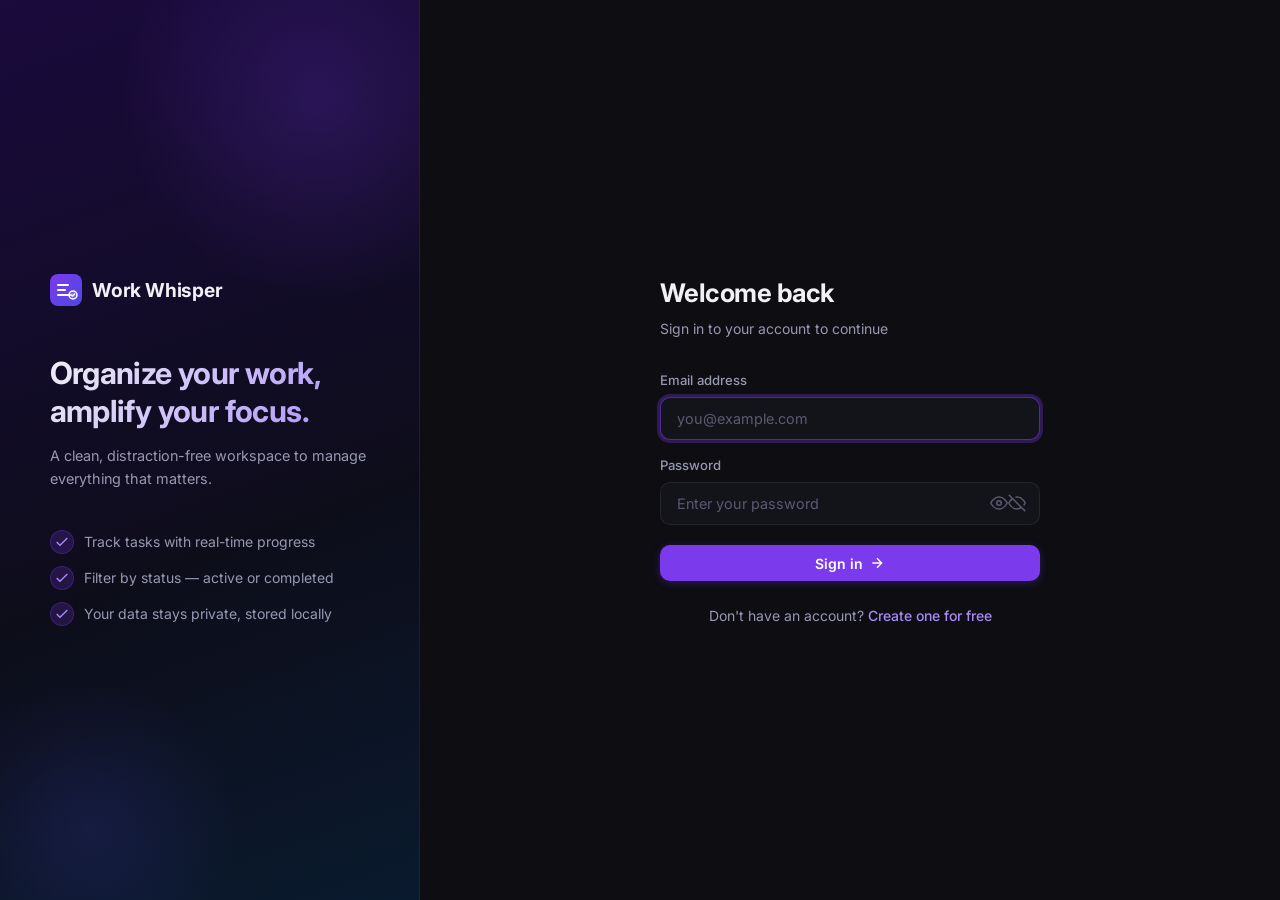
<file: index.html>
<!DOCTYPE html>
<html lang="en">
<head>
  <meta charset="UTF-8">
  <meta name="viewport" content="width=device-width, initial-scale=1.0">
  <meta name="description" content="Work Whisper — your personal task management dashboard">
  <title>Work Whisper — Dashboard</title>
  <link rel="preconnect" href="https://fonts.googleapis.com">
  <link rel="preconnect" href="https://fonts.gstatic.com" crossorigin>
  <link href="https://fonts.googleapis.com/css2?family=Inter:wght@300;400;500;600;700&display=swap" rel="stylesheet">
  <link rel="stylesheet" href="css/style.css">
</head>
<body class="app-body">

  <!-- Sidebar -->
  <aside class="sidebar" id="sidebar">
    <div class="sidebar-header">
      <div class="sidebar-logo">
        <svg width="28" height="28" viewBox="0 0 32 32" fill="none" aria-hidden="true">
          <rect width="32" height="32" rx="8" fill="url(#sidebarLogoGrad)"/>
          <path d="M8 11h10M8 16h7M8 21h12" stroke="white" stroke-width="2" stroke-linecap="round"/>
          <circle cx="23" cy="21" r="4" fill="white" fill-opacity="0.2" stroke="white" stroke-width="1.5"/>
          <path d="M21.5 21l1 1 2-2" stroke="white" stroke-width="1.5" stroke-linecap="round" stroke-linejoin="round"/>
          <defs>
            <linearGradient id="sidebarLogoGrad" x1="0" y1="0" x2="32" y2="32" gradientUnits="userSpaceOnUse">
              <stop stop-color="#7c3aed"/><stop offset="1" stop-color="#4f46e5"/>
            </linearGradient>
          </defs>
        </svg>
        <span>Work Whisper</span>
      </div>
      <button type="button" class="sidebar-close" id="sidebar-close" aria-label="Close sidebar">
        <svg width="20" height="20" viewBox="0 0 24 24" fill="none" stroke="currentColor" stroke-width="2" aria-hidden="true">
          <line x1="18" y1="6" x2="6" y2="18"/><line x1="6" y1="6" x2="18" y2="18"/>
        </svg>
      </button>
    </div>

    <nav class="sidebar-nav" aria-label="Task filters">
      <p class="sidebar-section-label">Views</p>
      <button type="button" class="sidebar-nav-item active" data-filter="all" aria-current="page">
        <svg width="16" height="16" viewBox="0 0 24 24" fill="none" stroke="currentColor" stroke-width="2" aria-hidden="true"><rect x="3" y="3" width="7" height="7"/><rect x="14" y="3" width="7" height="7"/><rect x="14" y="14" width="7" height="7"/><rect x="3" y="14" width="7" height="7"/></svg>
        All Tasks
        <span class="nav-badge" id="badge-all">0</span>
      </button>
      <button type="button" class="sidebar-nav-item" data-filter="active">
        <svg width="16" height="16" viewBox="0 0 24 24" fill="none" stroke="currentColor" stroke-width="2" aria-hidden="true"><circle cx="12" cy="12" r="10"/><polyline points="12 6 12 12 16 14"/></svg>
        Active
        <span class="nav-badge" id="badge-active">0</span>
      </button>
      <button type="button" class="sidebar-nav-item" data-filter="completed">
        <svg width="16" height="16" viewBox="0 0 24 24" fill="none" stroke="currentColor" stroke-width="2" aria-hidden="true"><polyline points="20 6 9 17 4 12"/></svg>
        Completed
        <span class="nav-badge" id="badge-completed">0</span>
      </button>
    </nav>

    <div class="sidebar-priority-filter">
      <p class="sidebar-section-label">Priority</p>
      <button type="button" class="sidebar-nav-item" data-priority="high">
        <span class="priority-dot priority-dot--high"></span> High
      </button>
      <button type="button" class="sidebar-nav-item" data-priority="medium">
        <span class="priority-dot priority-dot--medium"></span> Medium
      </button>
      <button type="button" class="sidebar-nav-item" data-priority="low">
        <span class="priority-dot priority-dot--low"></span> Low
      </button>
    </div>

    <div class="sidebar-progress" id="sidebar-progress" hidden>
      <p class="sidebar-section-label">Progress</p>
      <div class="progress-card">
        <div class="progress-bar-wrap">
          <div class="progress-bar-fill" id="progress-bar-fill"></div>
        </div>
        <div class="progress-labels">
          <span id="progress-label-done">0 done</span>
          <span id="progress-label-pct">0%</span>
        </div>
      </div>
    </div>

    <div class="sidebar-footer">
      <div class="sidebar-user" id="sidebar-user">
        <span class="sidebar-avatar" id="user-avatar" aria-hidden="true">?</span>
        <div class="sidebar-user-info">
          <span class="sidebar-user-name" id="user-name">Loading…</span>
          <span class="sidebar-user-email" id="user-email"></span>
        </div>
      </div>
      <button type="button" class="btn-logout" id="logout-btn" aria-label="Sign out">
        <svg width="16" height="16" viewBox="0 0 24 24" fill="none" stroke="currentColor" stroke-width="2" aria-hidden="true">
          <path d="M9 21H5a2 2 0 0 1-2-2V5a2 2 0 0 1 2-2h4"/>
          <polyline points="16 17 21 12 16 7"/>
          <line x1="21" y1="12" x2="9" y2="12"/>
        </svg>
        Sign out
      </button>
    </div>
  </aside>

  <!-- Main content -->
  <div class="main-wrapper">
    <header class="topbar">
      <div class="topbar-left">
        <button type="button" class="sidebar-toggle" id="sidebar-toggle" aria-label="Toggle sidebar" aria-expanded="false">
          <svg width="20" height="20" viewBox="0 0 24 24" fill="none" stroke="currentColor" stroke-width="2" aria-hidden="true">
            <line x1="3" y1="6" x2="21" y2="6"/><line x1="3" y1="12" x2="21" y2="12"/><line x1="3" y1="18" x2="21" y2="18"/>
          </svg>
        </button>
        <div>
          <h1 class="topbar-title" id="topbar-title">All Tasks</h1>
          <p class="topbar-subtitle" id="topbar-subtitle">Manage and track your tasks</p>
        </div>
      </div>
      <div class="topbar-stats" id="topbar-stats">
        <div class="stat-chip">
          <span class="stat-chip-value" id="stat-total">0</span>
          <span class="stat-chip-label">Total</span>
        </div>
        <div class="stat-chip stat-chip--active">
          <span class="stat-chip-value" id="stat-active">0</span>
          <span class="stat-chip-label">Active</span>
        </div>
        <div class="stat-chip stat-chip--done">
          <span class="stat-chip-value" id="stat-done">0</span>
          <span class="stat-chip-label">Done</span>
        </div>
      </div>
    </header>

    <main class="content" id="main-content">

      <!-- Add task form -->
      <section class="add-task-section" aria-label="Add a new task">
        <form class="add-task-form" id="todo-form" autocomplete="off">
          <div class="form-row">
            <div class="input-wrapper">
              <span class="input-icon" aria-hidden="true">
                <svg width="16" height="16" viewBox="0 0 24 24" fill="none" stroke="currentColor" stroke-width="2"><line x1="12" y1="5" x2="12" y2="19"/><line x1="5" y1="12" x2="19" y2="12"/></svg>
              </span>
              <input type="text" id="todo-input" class="todo-input" placeholder="Add a new task…" maxlength="120" aria-describedby="char-count">
              <span id="char-count" class="char-count" aria-live="polite">0/120</span>
            </div>
          </div>
          <div class="form-meta-row">
            <div class="form-meta-group">
              <label for="todo-due" class="form-meta-label">
                <svg width="13" height="13" viewBox="0 0 24 24" fill="none" stroke="currentColor" stroke-width="2" aria-hidden="true"><rect x="3" y="4" width="18" height="18" rx="2"/><line x1="16" y1="2" x2="16" y2="6"/><line x1="8" y1="2" x2="8" y2="6"/><line x1="3" y1="10" x2="21" y2="10"/></svg>
                Due date
              </label>
              <input type="date" id="todo-due" class="meta-input">
            </div>
            <div class="form-meta-group">
              <label for="todo-priority" class="form-meta-label">
                <svg width="13" height="13" viewBox="0 0 24 24" fill="none" stroke="currentColor" stroke-width="2" aria-hidden="true"><path d="M4 15s1-1 4-1 5 2 8 2 4-1 4-1V3s-1 1-4 1-5-2-8-2-4 1-4 1z"/><line x1="4" y1="22" x2="4" y2="15"/></svg>
                Priority
              </label>
              <select id="todo-priority" class="meta-input meta-select">
                <option value="none">None</option>
                <option value="low">Low</option>
                <option value="medium">Medium</option>
                <option value="high">High</option>
              </select>
            </div>
            <button type="submit" class="btn btn-primary" id="add-btn">Add Task</button>
          </div>
        </form>
      </section>

      <!-- Search & toolbar -->
      <div class="task-toolbar">
        <div class="search-wrapper">
          <span class="search-icon" aria-hidden="true">
            <svg width="15" height="15" viewBox="0 0 24 24" fill="none" stroke="currentColor" stroke-width="2"><circle cx="11" cy="11" r="8"/><line x1="21" y1="21" x2="16.65" y2="16.65"/></svg>
          </span>
          <input type="search" id="search-input" class="search-input" placeholder="Search tasks…" aria-label="Search tasks">
        </div>
        <div class="sort-wrapper">
          <label for="sort-select" class="visually-hidden">Sort by</label>
          <select id="sort-select" class="meta-input meta-select sort-select" aria-label="Sort tasks">
            <option value="order">Custom order</option>
            <option value="created">Date created</option>
            <option value="due">Due date</option>
            <option value="priority">Priority</option>
          </select>
        </div>
      </div>

      <!-- Task list -->
      <section class="task-list-section" aria-labelledby="task-list-heading">
        <h2 id="task-list-heading" class="visually-hidden">Your tasks</h2>
        <ul class="todo-list" id="todo-list" role="list" aria-live="polite"></ul>
        <div class="empty-state" id="empty-state">
          <div class="empty-icon" aria-hidden="true">
            <svg width="48" height="48" viewBox="0 0 24 24" fill="none" stroke="currentColor" stroke-width="1.5" opacity="0.4"><path d="M9 5H7a2 2 0 0 0-2 2v12a2 2 0 0 0 2 2h10a2 2 0 0 0 2-2V7a2 2 0 0 0-2-2h-2"/><rect x="9" y="3" width="6" height="4" rx="2"/><line x1="9" y1="12" x2="15" y2="12"/><line x1="9" y1="16" x2="13" y2="16"/></svg>
          </div>
          <h3>No tasks here</h3>
          <p>Add your first task above to get started.</p>
        </div>
      </section>

      <footer class="task-footer" id="todo-footer" hidden>
        <span id="items-left"><strong>0</strong> items left</span>
        <button type="button" class="btn btn-ghost" id="clear-completed">Clear completed</button>
      </footer>
    </main>
  </div>

  <!-- Sidebar overlay for mobile -->
  <div class="sidebar-overlay" id="sidebar-overlay" aria-hidden="true"></div>

  <!-- Delete confirmation modal -->
  <div class="modal-backdrop" id="modal-backdrop" aria-hidden="true">
    <div class="modal" role="dialog" aria-modal="true" aria-labelledby="modal-title">
      <div class="modal-icon" aria-hidden="true">
        <svg width="24" height="24" viewBox="0 0 24 24" fill="none" stroke="currentColor" stroke-width="2"><polyline points="3 6 5 6 21 6"/><path d="M19 6v14a2 2 0 0 1-2 2H7a2 2 0 0 1-2-2V6m3 0V4a2 2 0 0 1 2-2h4a2 2 0 0 1 2 2v2"/></svg>
      </div>
      <h3 id="modal-title">Delete task?</h3>
      <p id="modal-body">This action cannot be undone.</p>
      <div class="modal-actions">
        <button type="button" class="btn btn-ghost" id="modal-cancel">Cancel</button>
        <button type="button" class="btn btn-danger" id="modal-confirm">Delete</button>
      </div>
    </div>
  </div>

  <!-- All tasks done banner -->
  <div class="all-done-banner" id="all-done-banner" role="status" aria-live="polite" aria-hidden="true">
    <div id="confetti-container" aria-hidden="true"></div>
    <div class="all-done-inner">
      <div class="all-done-icon" aria-hidden="true">
        <svg width="40" height="40" viewBox="0 0 24 24" fill="none" stroke="currentColor" stroke-width="1.5">
          <circle cx="12" cy="12" r="10"/>
          <polyline points="8 12 11 15 16 9"/>
        </svg>
      </div>
      <p class="all-done-message">You did it!</p>
      <p class="all-done-sub">Take a moment to celebrate — then add what's next.</p>
      <button type="button" class="btn btn-primary all-done-dismiss" onclick="dismissAllDoneBanner()">
        Sounds good!
      </button>
    </div>
  </div>

  <div class="toast-container" id="toast-container" aria-live="assertive" aria-atomic="true"></div>

  <script src="js/auth.js"></script>
  <script src="js/app.js"></script>
</body>
</html>
</file>
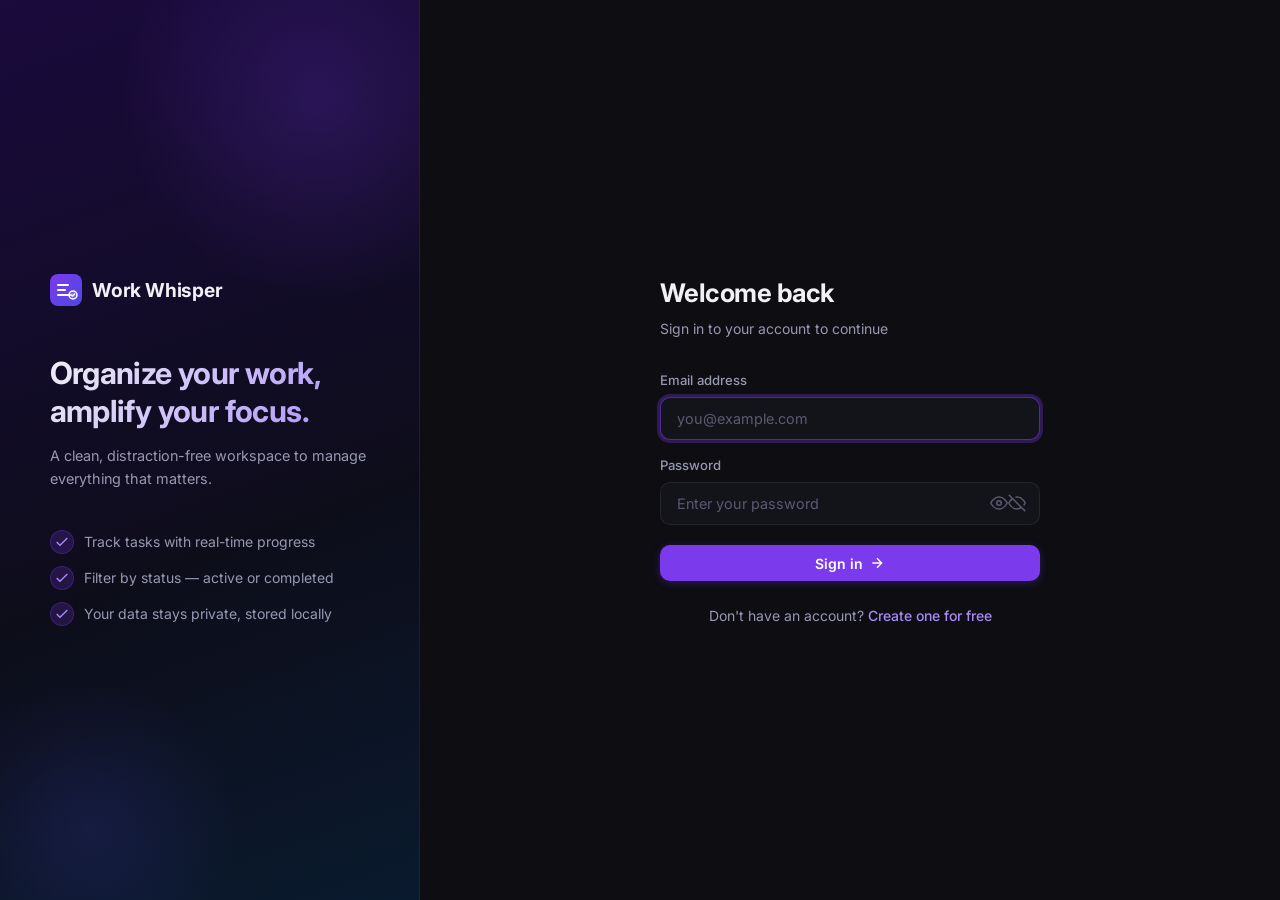
<file: login.html>
<!DOCTYPE html>
<html lang="en">
<head>
  <meta charset="UTF-8">
  <meta name="viewport" content="width=device-width, initial-scale=1.0">
  <meta name="description" content="Login to Work Whisper — your personal task management app">
  <title>Sign In — Work Whisper</title>
  <link rel="preconnect" href="https://fonts.googleapis.com">
  <link rel="preconnect" href="https://fonts.gstatic.com" crossorigin>
  <link href="https://fonts.googleapis.com/css2?family=Inter:wght@300;400;500;600;700&display=swap" rel="stylesheet">
  <link rel="stylesheet" href="css/style.css">
</head>
<body class="auth-body">

  <div class="auth-layout">
    <!-- Left branding panel -->
    <aside class="auth-brand-panel" aria-hidden="true">
      <div class="brand-content">
        <div class="brand-logo">
          <svg width="32" height="32" viewBox="0 0 32 32" fill="none" aria-hidden="true">
            <rect width="32" height="32" rx="8" fill="url(#logoGrad)"/>
            <path d="M8 11h10M8 16h7M8 21h12" stroke="white" stroke-width="2" stroke-linecap="round"/>
            <circle cx="23" cy="21" r="4" fill="white" fill-opacity="0.2" stroke="white" stroke-width="1.5"/>
            <path d="M21.5 21l1 1 2-2" stroke="white" stroke-width="1.5" stroke-linecap="round" stroke-linejoin="round"/>
            <defs>
              <linearGradient id="logoGrad" x1="0" y1="0" x2="32" y2="32" gradientUnits="userSpaceOnUse">
                <stop stop-color="#7c3aed"/>
                <stop offset="1" stop-color="#4f46e5"/>
              </linearGradient>
            </defs>
          </svg>
          <span class="brand-name">Work Whisper</span>
        </div>

        <div class="brand-hero">
          <h2>Organize your work,<br>amplify your focus.</h2>
          <p>A clean, distraction-free workspace to manage everything that matters.</p>
        </div>

        <ul class="brand-features" role="list">
          <li>
            <span class="feature-icon" aria-hidden="true">
              <svg width="16" height="16" viewBox="0 0 24 24" fill="none" stroke="currentColor" stroke-width="2"><polyline points="20 6 9 17 4 12"/></svg>
            </span>
            Track tasks with real-time progress
          </li>
          <li>
            <span class="feature-icon" aria-hidden="true">
              <svg width="16" height="16" viewBox="0 0 24 24" fill="none" stroke="currentColor" stroke-width="2"><polyline points="20 6 9 17 4 12"/></svg>
            </span>
            Filter by status — active or completed
          </li>
          <li>
            <span class="feature-icon" aria-hidden="true">
              <svg width="16" height="16" viewBox="0 0 24 24" fill="none" stroke="currentColor" stroke-width="2"><polyline points="20 6 9 17 4 12"/></svg>
            </span>
            Your data stays private, stored locally
          </li>
        </ul>
      </div>
    </aside>

    <!-- Right form panel -->
    <main class="auth-form-panel">
      <div class="auth-form-inner">
        <div class="auth-form-header">
          <h1>Welcome back</h1>
          <p>Sign in to your account to continue</p>
        </div>

        <form class="auth-form" id="login-form" novalidate>
          <div class="form-group">
            <label for="email">Email address</label>
            <input
              type="email"
              id="email"
              class="auth-input"
              placeholder="you@example.com"
              autocomplete="email"
              required
            >
          </div>

          <div class="form-group">
            <label for="password">Password</label>
            <div class="password-wrapper">
              <input
                type="password"
                id="password"
                class="auth-input"
                placeholder="Enter your password"
                autocomplete="current-password"
                required
              >
              <button type="button" class="toggle-password" id="toggle-password" aria-label="Show password">
                <svg class="icon-show" width="18" height="18" viewBox="0 0 24 24" fill="none" stroke="currentColor" stroke-width="2" aria-hidden="true">
                  <path d="M1 12s4-8 11-8 11 8 11 8-4 8-11 8-11-8-11-8z"></path>
                  <circle cx="12" cy="12" r="3"></circle>
                </svg>
                <svg class="icon-hide" width="18" height="18" viewBox="0 0 24 24" fill="none" stroke="currentColor" stroke-width="2" aria-hidden="true" hidden>
                  <path d="M17.94 17.94A10.07 10.07 0 0 1 12 20c-7 0-11-8-11-8a18.45 18.45 0 0 1 5.06-5.94"></path>
                  <path d="M9.9 4.24A9.12 9.12 0 0 1 12 4c7 0 11 8 11 8a18.5 18.5 0 0 1-2.16 3.19"></path>
                  <line x1="1" y1="1" x2="23" y2="23"></line>
                </svg>
              </button>
            </div>
          </div>

          <p class="form-error" id="form-error" role="alert" hidden></p>

          <button type="submit" class="btn btn-primary btn-full" id="login-btn">
            Sign in
            <svg width="16" height="16" viewBox="0 0 24 24" fill="none" stroke="currentColor" stroke-width="2" aria-hidden="true"><path d="M5 12h14M12 5l7 7-7 7"/></svg>
          </button>
        </form>

        <p class="auth-switch">
          Don't have an account?
          <a href="signup.html">Create one for free</a>
        </p>
      </div>
    </main>
  </div>

  <div class="toast-container" id="toast-container" aria-live="assertive" aria-atomic="true"></div>

  <script src="js/auth.js"></script>
  <script src="js/login.js"></script>
</body>
</html>
</file>
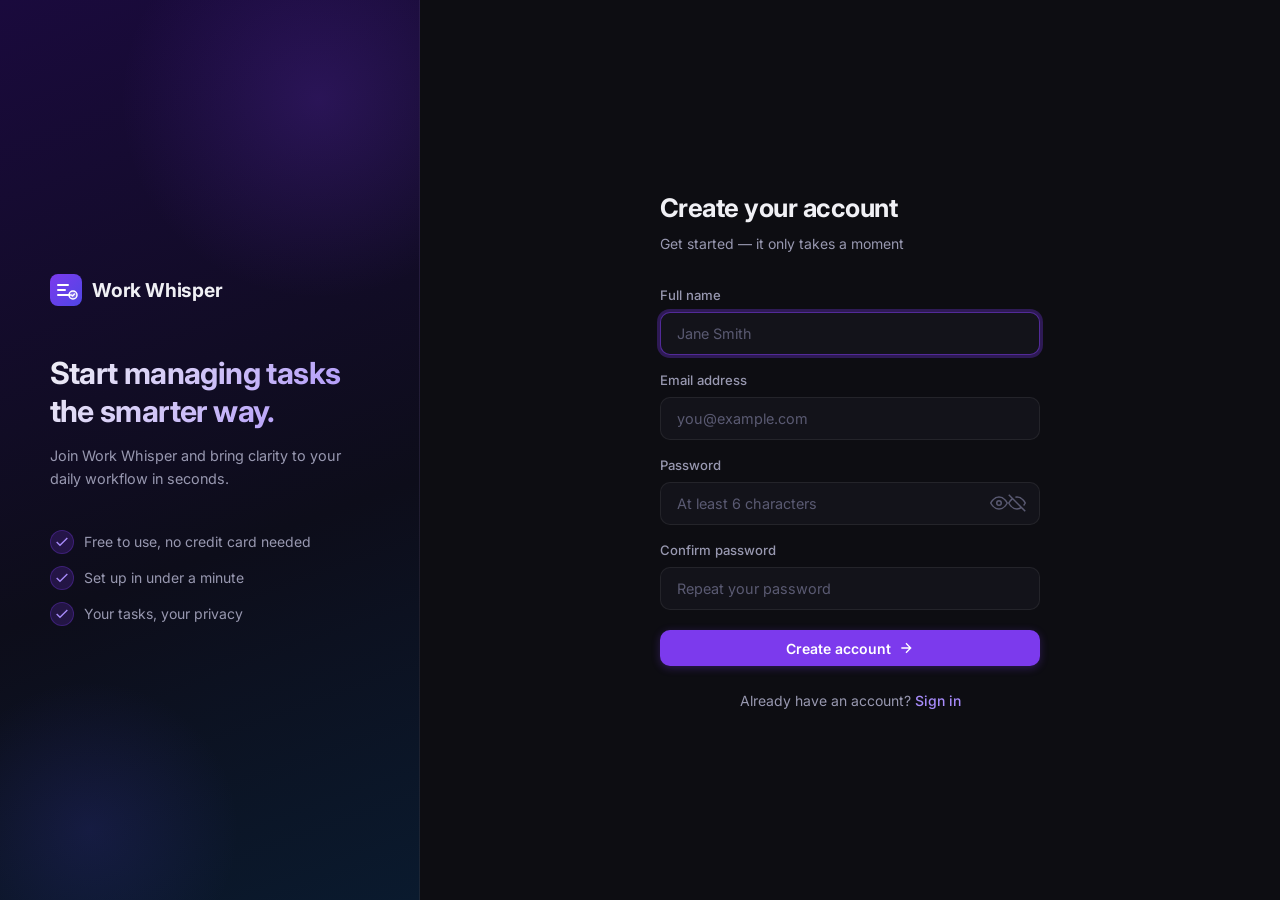
<file: signup.html>
<!DOCTYPE html>
<html lang="en">
<head>
  <meta charset="UTF-8">
  <meta name="viewport" content="width=device-width, initial-scale=1.0">
  <meta name="description" content="Sign up for Work Whisper — your personal task management app">
  <title>Create Account — Work Whisper</title>
  <link rel="preconnect" href="https://fonts.googleapis.com">
  <link rel="preconnect" href="https://fonts.gstatic.com" crossorigin>
  <link href="https://fonts.googleapis.com/css2?family=Inter:wght@300;400;500;600;700&display=swap" rel="stylesheet">
  <link rel="stylesheet" href="css/style.css">
</head>
<body class="auth-body">

  <div class="auth-layout">
    <!-- Left branding panel -->
    <aside class="auth-brand-panel" aria-hidden="true">
      <div class="brand-content">
        <div class="brand-logo">
          <svg width="32" height="32" viewBox="0 0 32 32" fill="none" aria-hidden="true">
            <rect width="32" height="32" rx="8" fill="url(#logoGrad2)"/>
            <path d="M8 11h10M8 16h7M8 21h12" stroke="white" stroke-width="2" stroke-linecap="round"/>
            <circle cx="23" cy="21" r="4" fill="white" fill-opacity="0.2" stroke="white" stroke-width="1.5"/>
            <path d="M21.5 21l1 1 2-2" stroke="white" stroke-width="1.5" stroke-linecap="round" stroke-linejoin="round"/>
            <defs>
              <linearGradient id="logoGrad2" x1="0" y1="0" x2="32" y2="32" gradientUnits="userSpaceOnUse">
                <stop stop-color="#7c3aed"/>
                <stop offset="1" stop-color="#4f46e5"/>
              </linearGradient>
            </defs>
          </svg>
          <span class="brand-name">Work Whisper</span>
        </div>

        <div class="brand-hero">
          <h2>Start managing tasks<br>the smarter way.</h2>
          <p>Join Work Whisper and bring clarity to your daily workflow in seconds.</p>
        </div>

        <ul class="brand-features" role="list">
          <li>
            <span class="feature-icon" aria-hidden="true">
              <svg width="16" height="16" viewBox="0 0 24 24" fill="none" stroke="currentColor" stroke-width="2"><polyline points="20 6 9 17 4 12"/></svg>
            </span>
            Free to use, no credit card needed
          </li>
          <li>
            <span class="feature-icon" aria-hidden="true">
              <svg width="16" height="16" viewBox="0 0 24 24" fill="none" stroke="currentColor" stroke-width="2"><polyline points="20 6 9 17 4 12"/></svg>
            </span>
            Set up in under a minute
          </li>
          <li>
            <span class="feature-icon" aria-hidden="true">
              <svg width="16" height="16" viewBox="0 0 24 24" fill="none" stroke="currentColor" stroke-width="2"><polyline points="20 6 9 17 4 12"/></svg>
            </span>
            Your tasks, your privacy
          </li>
        </ul>
      </div>
    </aside>

    <!-- Right form panel -->
    <main class="auth-form-panel">
      <div class="auth-form-inner">
        <div class="auth-form-header">
          <h1>Create your account</h1>
          <p>Get started — it only takes a moment</p>
        </div>

        <form class="auth-form" id="signup-form" novalidate>
          <div class="form-group">
            <label for="name">Full name</label>
            <input
              type="text"
              id="name"
              class="auth-input"
              placeholder="Jane Smith"
              autocomplete="name"
              required
            >
          </div>

          <div class="form-group">
            <label for="email">Email address</label>
            <input
              type="email"
              id="email"
              class="auth-input"
              placeholder="you@example.com"
              autocomplete="email"
              required
            >
          </div>

          <div class="form-group">
            <label for="password">Password</label>
            <div class="password-wrapper">
              <input
                type="password"
                id="password"
                class="auth-input"
                placeholder="At least 6 characters"
                autocomplete="new-password"
                required
              >
              <button type="button" class="toggle-password" id="toggle-password" aria-label="Show password">
                <svg class="icon-show" width="18" height="18" viewBox="0 0 24 24" fill="none" stroke="currentColor" stroke-width="2" aria-hidden="true">
                  <path d="M1 12s4-8 11-8 11 8 11 8-4 8-11 8-11-8-11-8z"></path>
                  <circle cx="12" cy="12" r="3"></circle>
                </svg>
                <svg class="icon-hide" width="18" height="18" viewBox="0 0 24 24" fill="none" stroke="currentColor" stroke-width="2" aria-hidden="true" hidden>
                  <path d="M17.94 17.94A10.07 10.07 0 0 1 12 20c-7 0-11-8-11-8a18.45 18.45 0 0 1 5.06-5.94"></path>
                  <path d="M9.9 4.24A9.12 9.12 0 0 1 12 4c7 0 11 8 11 8a18.5 18.5 0 0 1-2.16 3.19"></path>
                  <line x1="1" y1="1" x2="23" y2="23"></line>
                </svg>
              </button>
            </div>
          </div>

          <div class="form-group">
            <label for="confirm-password">Confirm password</label>
            <input
              type="password"
              id="confirm-password"
              class="auth-input"
              placeholder="Repeat your password"
              autocomplete="new-password"
              required
            >
          </div>

          <p class="form-error" id="form-error" role="alert" hidden></p>

          <button type="submit" class="btn btn-primary btn-full" id="signup-btn">
            Create account
            <svg width="16" height="16" viewBox="0 0 24 24" fill="none" stroke="currentColor" stroke-width="2" aria-hidden="true"><path d="M5 12h14M12 5l7 7-7 7"/></svg>
          </button>
        </form>

        <p class="auth-switch">
          Already have an account?
          <a href="login.html">Sign in</a>
        </p>
      </div>
    </main>
  </div>

  <div class="toast-container" id="toast-container" aria-live="assertive" aria-atomic="true"></div>

  <script src="js/auth.js"></script>
  <script src="js/signup.js"></script>
</body>
</html>
</file>
<file: css/style.css>
/* ===== CSS Variables & Reset ===== */
:root {
  --bg:           #0d0d12;
  --bg-surface:   #13131a;
  --bg-elevated:  #1a1a24;
  --bg-hover:     #1f1f2e;
  --border:       rgba(255,255,255,0.07);
  --border-focus: rgba(124,58,237,0.6);
  --text-primary: #f0f0f5;
  --text-secondary: #9898b0;
  --text-muted:   #5a5a72;
  --accent:       #7c3aed;
  --accent-light: #a78bfa;
  --accent-glow:  rgba(124,58,237,0.3);
  --success:      #34d399;
  --success-bg:   rgba(52,211,153,0.1);
  --danger:       #f87171;
  --danger-bg:    rgba(248,113,113,0.1);
  --warning:      #fbbf24;
  --warning-bg:   rgba(251,191,36,0.1);
  --priority-high:   #f87171;
  --priority-medium: #fbbf24;
  --priority-low:    #34d399;
  --sidebar-w:    248px;
  --topbar-h:     64px;
  --radius-sm:    6px;
  --radius-md:    10px;
  --radius-lg:    14px;
  --radius-full:  9999px;
  --shadow-sm:    0 1px 3px rgba(0,0,0,0.4);
  --shadow-md:    0 4px 16px rgba(0,0,0,0.5);
  --transition:   0.18s cubic-bezier(0.4,0,0.2,1);
  --font:         'Inter', system-ui, sans-serif;
}

*, *::before, *::after { box-sizing: border-box; margin: 0; padding: 0; }
html { font-size: 16px; scroll-behavior: smooth; }
body {
  font-family: var(--font);
  background: var(--bg);
  color: var(--text-primary);
  min-height: 100vh;
  line-height: 1.5;
  -webkit-font-smoothing: antialiased;
}
.visually-hidden {
  position: absolute; width: 1px; height: 1px;
  padding: 0; margin: -1px; overflow: hidden;
  clip: rect(0,0,0,0); white-space: nowrap; border: 0;
}

/* ===== Layout ===== */
.app-body { display: flex; min-height: 100vh; overflow: hidden; }

/* ===== Sidebar ===== */
.sidebar {
  width: var(--sidebar-w);
  min-height: 100vh;
  background: var(--bg-surface);
  border-right: 1px solid var(--border);
  display: flex;
  flex-direction: column;
  flex-shrink: 0;
  position: fixed;
  top: 0; left: 0; bottom: 0;
  z-index: 50;
  transition: transform var(--transition);
  overflow-y: auto;
}

.sidebar-header {
  padding: 1.25rem 1.25rem 1rem;
  border-bottom: 1px solid var(--border);
  display: flex; align-items: center; justify-content: space-between;
}
.sidebar-close { display: none; }

.sidebar-logo {
  display: flex;
  align-items: center;
  gap: 0.6rem;
  font-size: 1rem;
  font-weight: 700;
  letter-spacing: -0.01em;
  color: var(--text-primary);
}

.sidebar-section-label {
  font-size: 0.68rem;
  font-weight: 600;
  text-transform: uppercase;
  letter-spacing: 0.09em;
  color: var(--text-muted);
  padding: 0 1rem;
  margin-bottom: 0.3rem;
}

.sidebar-nav, .sidebar-priority-filter {
  padding: 1rem 0.75rem 0.5rem;
  display: flex;
  flex-direction: column;
  gap: 0.15rem;
}

.sidebar-priority-filter { border-top: 1px solid var(--border); }

.sidebar-nav-item {
  display: flex;
  align-items: center;
  gap: 0.6rem;
  padding: 0.55rem 0.75rem;
  border: none;
  border-radius: var(--radius-md);
  background: transparent;
  color: var(--text-secondary);
  font-family: var(--font);
  font-size: 0.85rem;
  font-weight: 500;
  cursor: pointer;
  transition: all var(--transition);
  text-align: left;
  width: 100%;
}

.sidebar-nav-item:hover { background: var(--bg-hover); color: var(--text-primary); }
.sidebar-nav-item.active { background: rgba(124,58,237,0.15); color: var(--accent-light); }

.nav-badge {
  margin-left: auto;
  background: var(--bg-elevated);
  color: var(--text-muted);
  font-size: 0.68rem;
  font-weight: 600;
  padding: 0.1rem 0.4rem;
  border-radius: var(--radius-full);
  min-width: 20px;
  text-align: center;
}

.sidebar-nav-item.active .nav-badge {
  background: rgba(124,58,237,0.25);
  color: var(--accent-light);
}

/* Priority dots in sidebar */
.priority-dot {
  width: 8px; height: 8px;
  border-radius: var(--radius-full);
  flex-shrink: 0;
}
.priority-dot--high   { background: var(--priority-high); }
.priority-dot--medium { background: var(--priority-medium); }
.priority-dot--low    { background: var(--priority-low); }

/* ===== Sidebar Progress ===== */
.sidebar-progress {
  padding: 0 0.75rem 0.75rem;
  border-top: 1px solid var(--border);
  padding-top: 1rem;
}

.progress-card {
  background: var(--bg-elevated);
  border-radius: var(--radius-md);
  padding: 0.85rem;
  border: 1px solid var(--border);
}

.progress-bar-wrap {
  height: 5px;
  background: rgba(255,255,255,0.07);
  border-radius: var(--radius-full);
  overflow: hidden;
  margin-bottom: 0.55rem;
}

.progress-bar-fill {
  height: 100%;
  background: linear-gradient(90deg, var(--accent), var(--accent-light));
  border-radius: var(--radius-full);
  transition: width 0.5s ease;
  width: 0%;
}

.progress-labels {
  display: flex;
  justify-content: space-between;
  font-size: 0.72rem;
  color: var(--text-muted);
}

/* ===== Sidebar Footer ===== */
.sidebar-footer {
  margin-top: auto;
  padding: 1rem 0.75rem;
  border-top: 1px solid var(--border);
  display: flex;
  flex-direction: column;
  gap: 0.75rem;
}

.sidebar-user {
  display: flex; align-items: center; gap: 0.65rem;
  padding: 0.4rem 0.25rem; min-width: 0;
}

.sidebar-avatar {
  width: 32px; height: 32px;
  border-radius: var(--radius-full);
  background: linear-gradient(135deg, var(--accent), #4f46e5);
  display: flex; align-items: center; justify-content: center;
  font-weight: 700; font-size: 0.82rem; flex-shrink: 0; color: white;
}

.sidebar-user-info { display: flex; flex-direction: column; min-width: 0; }
.sidebar-user-name { font-size: 0.83rem; font-weight: 600; white-space: nowrap; overflow: hidden; text-overflow: ellipsis; }
.sidebar-user-email { font-size: 0.7rem; color: var(--text-muted); white-space: nowrap; overflow: hidden; text-overflow: ellipsis; }

.btn-logout {
  display: flex; align-items: center; gap: 0.5rem;
  width: 100%; padding: 0.5rem 0.75rem;
  background: transparent; border: 1px solid var(--border);
  border-radius: var(--radius-md); color: var(--text-secondary);
  font-family: var(--font); font-size: 0.83rem; font-weight: 500;
  cursor: pointer; transition: all var(--transition);
}
.btn-logout:hover { background: var(--danger-bg); border-color: rgba(248,113,113,0.25); color: var(--danger); }

/* ===== Main Wrapper ===== */
.main-wrapper {
  margin-left: var(--sidebar-w);
  flex: 1;
  display: flex;
  flex-direction: column;
  min-height: 100vh;
  min-width: 0;
}

/* ===== Topbar ===== */
.topbar {
  height: var(--topbar-h);
  background: var(--bg-surface);
  border-bottom: 1px solid var(--border);
  display: flex; align-items: center; justify-content: space-between;
  padding: 0 1.75rem; gap: 1rem;
  position: sticky; top: 0; z-index: 40;
  flex-shrink: 0;
}

.topbar-left { display: flex; align-items: center; gap: 1rem; min-width: 0; }

.sidebar-toggle {
  display: none; background: transparent; border: none;
  color: var(--text-secondary); cursor: pointer;
  padding: 0.4rem; border-radius: var(--radius-sm);
  transition: all var(--transition); flex-shrink: 0;
}
.sidebar-toggle:hover { background: var(--bg-hover); color: var(--text-primary); }

.topbar-title { font-size: 1.05rem; font-weight: 700; letter-spacing: -0.01em; white-space: nowrap; }
.topbar-subtitle { font-size: 0.75rem; color: var(--text-muted); white-space: nowrap; }

.topbar-stats { display: flex; align-items: center; gap: 0.5rem; flex-shrink: 0; }

.stat-chip {
  display: flex; flex-direction: column; align-items: center;
  padding: 0.3rem 0.7rem;
  background: var(--bg-elevated); border: 1px solid var(--border);
  border-radius: var(--radius-md); min-width: 48px;
}
.stat-chip-value { font-size: 0.95rem; font-weight: 700; line-height: 1.2; }
.stat-chip-label { font-size: 0.62rem; color: var(--text-muted); text-transform: uppercase; letter-spacing: 0.05em; }
.stat-chip--active .stat-chip-value { color: var(--accent-light); }
.stat-chip--done .stat-chip-value   { color: var(--success); }

/* ===== Content (scrollable) ===== */
.content {
  flex: 1;
  padding: 1.75rem;
  max-width: 800px;
  width: 100%;
  overflow-y: auto;
}

/* ===== Add Task Form ===== */
.add-task-section { margin-bottom: 1.25rem; }

.add-task-form {
  background: var(--bg-surface);
  border: 1px solid var(--border);
  border-radius: var(--radius-lg);
  padding: 1rem;
  display: flex;
  flex-direction: column;
  gap: 0.75rem;
  transition: border-color var(--transition), box-shadow var(--transition);
}

.add-task-form:focus-within {
  border-color: var(--border-focus);
  box-shadow: 0 0 0 3px var(--accent-glow);
}

.form-row { display: flex; gap: 0.75rem; align-items: center; }

.input-wrapper {
  flex: 1; position: relative;
  display: flex; align-items: center;
}

.input-icon {
  position: absolute; left: 0.75rem;
  color: var(--text-muted); display: flex; pointer-events: none;
}

.todo-input {
  width: 100%;
  padding: 0.6rem 3.5rem 0.6rem 2.4rem;
  background: transparent; border: none;
  color: var(--text-primary); font-family: var(--font); font-size: 0.95rem;
}
.todo-input::placeholder { color: var(--text-muted); }
.todo-input:focus { outline: none; }

.char-count {
  position: absolute; right: 0.5rem;
  font-size: 0.66rem; color: var(--text-muted); pointer-events: none;
}
.char-count.warning { color: var(--warning); }

.form-meta-row {
  display: flex; gap: 0.75rem; align-items: center; flex-wrap: wrap;
  border-top: 1px solid var(--border); padding-top: 0.75rem;
}

.form-meta-group { display: flex; align-items: center; gap: 0.5rem; }

.form-meta-label {
  display: flex; align-items: center; gap: 0.3rem;
  font-size: 0.75rem; font-weight: 500; color: var(--text-muted);
  white-space: nowrap;
}

.meta-input {
  padding: 0.4rem 0.65rem;
  background: var(--bg-elevated);
  border: 1px solid var(--border);
  border-radius: var(--radius-sm);
  color: var(--text-primary);
  font-family: var(--font); font-size: 0.8rem;
  transition: border-color var(--transition);
  cursor: pointer;
}
.meta-input:focus { outline: none; border-color: var(--border-focus); }
.meta-input::-webkit-calendar-picker-indicator { filter: invert(0.5); cursor: pointer; }

.meta-select {
  appearance: none;
  -webkit-appearance: none;
  background-image: url("data:image/svg+xml,%3Csvg xmlns='http://www.w3.org/2000/svg' width='12' height='12' viewBox='0 0 24 24' fill='none' stroke='%235a5a72' stroke-width='2'%3E%3Cpolyline points='6 9 12 15 18 9'/%3E%3C/svg%3E");
  background-repeat: no-repeat;
  background-position: right 0.5rem center;
  padding-right: 1.75rem;
}

/* ===== Task Toolbar (Search + Sort) ===== */
.task-toolbar {
  display: flex; gap: 0.75rem; align-items: center;
  margin-bottom: 1rem;
}

.search-wrapper {
  flex: 1; position: relative; display: flex; align-items: center;
}

.search-icon {
  position: absolute; left: 0.75rem;
  color: var(--text-muted); display: flex; pointer-events: none;
}

.search-input {
  width: 100%;
  padding: 0.55rem 1rem 0.55rem 2.25rem;
  background: var(--bg-surface); border: 1px solid var(--border);
  border-radius: var(--radius-md); color: var(--text-primary);
  font-family: var(--font); font-size: 0.85rem;
  transition: border-color var(--transition), box-shadow var(--transition);
}
.search-input::placeholder { color: var(--text-muted); }
.search-input:focus {
  outline: none;
  border-color: var(--border-focus);
  box-shadow: 0 0 0 3px var(--accent-glow);
}

.sort-select { min-width: 140px; }

/* ===== Buttons ===== */
.btn {
  display: inline-flex; align-items: center; justify-content: center; gap: 0.4rem;
  padding: 0.6rem 1.1rem; border: none; border-radius: var(--radius-md);
  font-family: var(--font); font-size: 0.875rem; font-weight: 600;
  cursor: pointer; transition: all var(--transition); white-space: nowrap;
}
.btn-primary {
  background: var(--accent); color: white;
  box-shadow: 0 2px 8px var(--accent-glow);
}
.btn-primary:hover { background: #6d28d9; transform: translateY(-1px); box-shadow: 0 4px 14px var(--accent-glow); }
.btn-primary:active { transform: translateY(0); }
.btn-primary:disabled { opacity: 0.5; cursor: not-allowed; transform: none; }

.btn-ghost {
  background: transparent; color: var(--text-secondary);
  padding: 0.45rem 0.75rem; font-size: 0.82rem; font-weight: 500;
  border: 1px solid var(--border); border-radius: var(--radius-md);
}
.btn-ghost:hover { color: var(--danger); background: var(--danger-bg); border-color: rgba(248,113,113,0.25); }
.btn-ghost:disabled { opacity: 0.4; cursor: not-allowed; }

.btn-danger {
  background: var(--danger); color: white;
  box-shadow: 0 2px 8px rgba(248,113,113,0.3);
}
.btn-danger:hover { background: #ef4444; transform: translateY(-1px); }
.btn-danger:active { transform: translateY(0); }

.btn-icon {
  width: 30px; height: 30px; padding: 0;
  background: transparent; border: none; border-radius: var(--radius-sm);
  color: var(--text-muted); cursor: pointer;
  display: flex; align-items: center; justify-content: center;
  transition: all var(--transition); flex-shrink: 0;
}
.btn-icon:hover { background: var(--bg-hover); color: var(--text-primary); }
.btn-icon.delete:hover { color: var(--danger); background: var(--danger-bg); }
.btn-icon.edit:hover   { color: var(--accent-light); background: rgba(124,58,237,0.12); }

/* ===== Task List (scrollable container) ===== */
.task-list-section {
  margin-bottom: 1.5rem;
}

.todo-list {
  list-style: none;
  display: flex;
  flex-direction: column;
  gap: 0.35rem;
  max-height: calc(100vh - 340px);
  overflow-y: auto;
  padding-right: 2px;
  /* custom scrollbar */
  scrollbar-width: thin;
  scrollbar-color: var(--bg-elevated) transparent;
}

.todo-list::-webkit-scrollbar { width: 5px; }
.todo-list::-webkit-scrollbar-track { background: transparent; }
.todo-list::-webkit-scrollbar-thumb { background: var(--bg-elevated); border-radius: var(--radius-full); }
.todo-list::-webkit-scrollbar-thumb:hover { background: var(--text-muted); }

/* ===== Todo Item ===== */
.todo-item {
  display: flex;
  align-items: center;
  gap: 0.65rem;
  padding: 0.8rem 0.9rem;
  background: var(--bg-surface);
  border: 1px solid var(--border);
  border-left: 3px solid transparent;
  border-radius: var(--radius-md);
  animation: itemEnter 0.22s ease;
  transition: all var(--transition);
  cursor: default;
}
.todo-item:hover {
  background: var(--bg-elevated);
  border-color: rgba(255,255,255,0.1);
  border-left-color: transparent;
}
.todo-item.removing { animation: itemExit 0.22s ease forwards; }
.todo-item.completed { opacity: 0.5; }
.todo-item.completed .todo-text {
  text-decoration: line-through;
  text-decoration-color: var(--text-muted);
  color: var(--text-muted);
}

/* Due date coloring */
.todo-item--overdue { border-left-color: var(--danger) !important; }
.todo-item--due-soon { border-left-color: var(--warning) !important; }

/* Drag states */
.todo-item.dragging { opacity: 0.4; }
.todo-item.drag-over {
  background: rgba(124,58,237,0.08);
  border-color: rgba(124,58,237,0.4);
}

@keyframes itemEnter {
  from { opacity: 0; transform: translateY(-5px); }
  to   { opacity: 1; transform: translateY(0); }
}
@keyframes itemExit {
  to { opacity: 0; transform: translateX(10px); height: 0; padding: 0; margin: 0; border: none; }
}

/* Drag handle */
.drag-handle {
  color: var(--text-muted);
  cursor: grab;
  display: flex;
  align-items: center;
  opacity: 0;
  transition: opacity var(--transition);
  flex-shrink: 0;
}
.todo-item:hover .drag-handle { opacity: 1; }
.drag-handle:active { cursor: grabbing; }

/* Checkbox */
.todo-checkbox {
  position: relative; width: 18px; height: 18px;
  flex-shrink: 0; cursor: pointer;
}
.todo-checkbox input {
  position: absolute; opacity: 0;
  width: 100%; height: 100%; cursor: pointer; z-index: 1;
}
.checkbox-custom {
  width: 18px; height: 18px;
  border: 2px solid var(--text-muted);
  border-radius: 4px;
  display: flex; align-items: center; justify-content: center;
  transition: all var(--transition);
}
.todo-checkbox input:focus-visible + .checkbox-custom { box-shadow: 0 0 0 3px var(--accent-glow); }
.todo-checkbox input:checked + .checkbox-custom {
  background: transparent;
  border-color: var(--text-muted);
}
.checkbox-custom svg {
  width: 10px; height: 10px;
  stroke: var(--success); stroke-width: 3;
  opacity: 0; transform: scale(0.5);
  transition: all var(--transition);
}
.todo-checkbox input:checked + .checkbox-custom svg {
  opacity: 1; transform: scale(1);
}

/* Content */
.todo-content { flex: 1; min-width: 0; }
.todo-text { display: block; font-size: 0.875rem; word-break: break-word; }
.todo-meta {
  display: flex; align-items: center; gap: 0.6rem; margin-top: 0.2rem; flex-wrap: wrap;
}
.todo-created {
  font-size: 0.68rem; color: var(--text-muted);
}
.todo-due {
  font-size: 0.68rem;
  color: var(--text-secondary);
  background: var(--bg-elevated);
  border: 1px solid var(--border);
  border-radius: var(--radius-full);
  padding: 0.05rem 0.45rem;
  display: flex; align-items: center; gap: 0.25rem;
}
.todo-item--overdue .todo-due  { color: var(--danger);  border-color: rgba(248,113,113,0.3); background: var(--danger-bg); }
.todo-item--due-soon .todo-due { color: var(--warning); border-color: rgba(251,191,36,0.3);  background: var(--warning-bg); }

/* Priority badge */
.priority-badge {
  font-size: 0.62rem;
  font-weight: 700;
  text-transform: uppercase;
  letter-spacing: 0.06em;
  padding: 0.15rem 0.5rem;
  border-radius: var(--radius-full);
  flex-shrink: 0;
}
.priority-badge--high   { background: rgba(248,113,113,0.15); color: var(--priority-high);   border: 1px solid rgba(248,113,113,0.25); }
.priority-badge--medium { background: rgba(251,191,36,0.12);  color: var(--priority-medium); border: 1px solid rgba(251,191,36,0.25);  }
.priority-badge--low    { background: rgba(52,211,153,0.1);   color: var(--priority-low);    border: 1px solid rgba(52,211,153,0.25);  }

.todo-actions {
  display: flex; gap: 0.15rem;
  opacity: 0; transition: opacity var(--transition);
}
.todo-item:hover .todo-actions,
.todo-item:focus-within .todo-actions { opacity: 1; }

.todo-edit-input {
  width: 100%; padding: 0.25rem 0.45rem;
  background: var(--bg); border: 1px solid var(--accent);
  border-radius: var(--radius-sm); color: var(--text-primary);
  font-family: var(--font); font-size: 0.875rem;
}
.todo-edit-input:focus { outline: none; box-shadow: 0 0 0 2px var(--accent-glow); }

/* ===== Empty State ===== */
.empty-state { text-align: center; padding: 3rem 1rem; }
.empty-state.hidden { display: none; }
.empty-icon { display: flex; justify-content: center; margin-bottom: 0.85rem; color: var(--text-muted); }
.empty-state h3 { font-size: 0.95rem; font-weight: 600; color: var(--text-primary); margin-bottom: 0.3rem; }
.empty-state p { font-size: 0.82rem; color: var(--text-muted); }

/* ===== Task Footer ===== */
.task-footer {
  display: flex; align-items: center; justify-content: space-between;
  padding-top: 0.9rem; border-top: 1px solid var(--border);
  font-size: 0.8rem; color: var(--text-secondary);
}
.task-footer strong { color: var(--accent-light); font-weight: 600; }

/* ===== Delete Confirm Modal ===== */
.modal-backdrop {
  display: none;
  position: fixed; inset: 0;
  background: rgba(0,0,0,0.65);
  backdrop-filter: blur(4px);
  z-index: 100;
  align-items: center; justify-content: center;
}
.modal-backdrop.open { display: flex; }

.modal {
  background: var(--bg-surface);
  border: 1px solid var(--border);
  border-radius: var(--radius-lg);
  padding: 1.75rem;
  max-width: 380px;
  width: 90%;
  box-shadow: var(--shadow-md);
  animation: modalIn 0.2s ease;
  text-align: center;
}

@keyframes modalIn {
  from { opacity: 0; transform: scale(0.95) translateY(-8px); }
  to   { opacity: 1; transform: scale(1) translateY(0); }
}

.modal-icon {
  width: 48px; height: 48px;
  background: var(--danger-bg);
  border: 1px solid rgba(248,113,113,0.2);
  border-radius: var(--radius-full);
  display: flex; align-items: center; justify-content: center;
  margin: 0 auto 1rem;
  color: var(--danger);
}

.modal h3 {
  font-size: 1rem; font-weight: 700;
  margin-bottom: 0.4rem; color: var(--text-primary);
}

.modal p {
  font-size: 0.85rem; color: var(--text-secondary);
  margin-bottom: 1.5rem;
  word-break: break-word;
}

.modal-actions {
  display: flex; gap: 0.75rem; justify-content: center;
}

.modal-actions .btn { min-width: 100px; }

/* ===== Toast ===== */
.toast-container {
  position: fixed; bottom: 1.5rem; left: 50%; transform: translateX(-50%);
  z-index: 200; display: flex; flex-direction: column; gap: 0.5rem; pointer-events: none;
}
.toast {
  padding: 0.6rem 1.1rem;
  background: rgba(26,26,36,0.97);
  backdrop-filter: blur(12px);
  border: 1px solid var(--border);
  border-radius: var(--radius-full);
  font-size: 0.8rem; color: var(--text-primary);
  box-shadow: var(--shadow-md);
  animation: toastIn 0.22s ease, toastOut 0.22s ease 2.2s forwards;
  white-space: nowrap;
}
.toast.success { border-color: rgba(52,211,153,0.3); }
.toast.error   { border-color: rgba(248,113,113,0.3); }
@keyframes toastIn  { from { opacity: 0; transform: translateY(10px); } to { opacity: 1; transform: translateY(0); } }
@keyframes toastOut { to   { opacity: 0; transform: translateY(-6px); } }

/* ===== All Tasks Done Banner ===== */
.all-done-banner {
  display: none;
  position: fixed;
  inset: 0;
  z-index: 300;
  background: rgba(0, 0, 0, 0.75);
  backdrop-filter: blur(6px);
  align-items: center;
  justify-content: center;
  flex-direction: column;
}

.all-done-banner.visible {
  display: flex;
  animation: fadeIn 0.35s ease;
}

@keyframes fadeIn {
  from { opacity: 0; }
  to   { opacity: 1; }
}

.all-done-inner {
  position: relative;
  z-index: 2;
  text-align: center;
  background: var(--bg-surface);
  border: 1px solid rgba(124,58,237,0.35);
  border-radius: var(--radius-lg);
  padding: 2.5rem 2rem;
  max-width: 400px;
  width: 90%;
  box-shadow: 0 0 60px rgba(124,58,237,0.25), var(--shadow-md);
  animation: popIn 0.4s cubic-bezier(0.34, 1.56, 0.64, 1);
}

@keyframes popIn {
  from { opacity: 0; transform: scale(0.8) translateY(20px); }
  to   { opacity: 1; transform: scale(1) translateY(0); }
}

.all-done-icon {
  width: 72px;
  height: 72px;
  border-radius: var(--radius-full);
  background: linear-gradient(135deg, rgba(124,58,237,0.2), rgba(52,211,153,0.2));
  border: 2px solid rgba(52,211,153,0.4);
  display: flex;
  align-items: center;
  justify-content: center;
  margin: 0 auto 1.25rem;
  color: var(--success);
  animation: iconPulse 1.5s ease-in-out infinite;
}

@keyframes iconPulse {
  0%, 100% { box-shadow: 0 0 0 0 rgba(52,211,153,0.3); }
  50%       { box-shadow: 0 0 0 10px rgba(52,211,153,0); }
}

.all-done-message {
  font-size: 1.2rem;
  font-weight: 700;
  color: var(--text-primary);
  margin-bottom: 0.5rem;
  letter-spacing: -0.01em;
}

.all-done-sub {
  font-size: 0.875rem;
  color: var(--text-secondary);
  margin-bottom: 1.5rem;
  line-height: 1.5;
}

.all-done-dismiss {
  min-width: 140px;
}

/* Confetti */
#confetti-container {
  position: fixed;
  inset: 0;
  pointer-events: none;
  z-index: 1;
  overflow: hidden;
}

.confetti-piece {
  position: absolute;
  top: -10px;
  opacity: 0.9;
  animation: confettiFall linear forwards;
}

@keyframes confettiFall {
  0%   { transform: translateY(0) rotate(0deg);   opacity: 1; }
  80%  { opacity: 1; }
  100% { transform: translateY(100vh) rotate(720deg); opacity: 0; }
}

/* ===== Sidebar Overlay (mobile) ===== */
.sidebar-overlay {
  position: fixed; inset: 0;
  background: rgba(0,0,0,0.6); z-index: 45;
  opacity: 0; visibility: hidden;
  transition: opacity var(--transition), visibility var(--transition);
  pointer-events: none;
}
.sidebar-overlay.visible { opacity: 1; visibility: visible; pointer-events: auto; }

/* ===== Auth Pages ===== */
.auth-body { display: block; min-height: 100vh; }
.auth-layout { display: flex; min-height: 100vh; }

.auth-brand-panel {
  width: 420px; flex-shrink: 0;
  background: linear-gradient(160deg, #1a0a3d 0%, #0d0d1a 60%, #0a1a2e 100%);
  border-right: 1px solid var(--border);
  display: flex; align-items: center; justify-content: center;
  padding: 3rem 2.5rem; position: relative; overflow: hidden;
}
.auth-brand-panel::before {
  content: ''; position: absolute; width: 400px; height: 400px;
  background: radial-gradient(circle, rgba(124,58,237,0.2) 0%, transparent 70%);
  top: -100px; right: -100px; pointer-events: none;
}
.auth-brand-panel::after {
  content: ''; position: absolute; width: 300px; height: 300px;
  background: radial-gradient(circle, rgba(79,70,229,0.15) 0%, transparent 70%);
  bottom: -80px; left: -60px; pointer-events: none;
}
.brand-content { position: relative; z-index: 1; max-width: 320px; }
.brand-logo { display: flex; align-items: center; gap: 0.65rem; margin-bottom: 3rem; }
.brand-name { font-size: 1.2rem; font-weight: 700; letter-spacing: -0.01em; }
.brand-hero { margin-bottom: 2.5rem; }
.brand-hero h2 {
  font-size: 1.9rem; font-weight: 700; line-height: 1.25;
  letter-spacing: -0.02em; margin-bottom: 0.85rem;
  background: linear-gradient(135deg, #f0f0f5 0%, var(--accent-light) 100%);
  -webkit-background-clip: text; -webkit-text-fill-color: transparent; background-clip: text;
}
.brand-hero p { font-size: 0.9rem; color: var(--text-secondary); line-height: 1.6; }
.brand-features { list-style: none; display: flex; flex-direction: column; gap: 0.75rem; }
.brand-features li { display: flex; align-items: center; gap: 0.65rem; font-size: 0.875rem; color: var(--text-secondary); }
.feature-icon {
  width: 24px; height: 24px; border-radius: var(--radius-full);
  background: rgba(124,58,237,0.2); border: 1px solid rgba(124,58,237,0.3);
  display: flex; align-items: center; justify-content: center;
  flex-shrink: 0; color: var(--accent-light);
}
.auth-form-panel {
  flex: 1; display: flex; align-items: center; justify-content: center;
  padding: 2.5rem 2rem; background: var(--bg);
}
.auth-form-inner { width: 100%; max-width: 380px; }
.auth-form-header { margin-bottom: 2rem; }
.auth-form-header h1 { font-size: 1.6rem; font-weight: 700; letter-spacing: -0.02em; margin-bottom: 0.35rem; }
.auth-form-header p { font-size: 0.875rem; color: var(--text-secondary); }
.auth-form { display: flex; flex-direction: column; gap: 1rem; }
.form-group { display: flex; flex-direction: column; gap: 0.4rem; }
.form-group label { font-size: 0.82rem; font-weight: 500; color: var(--text-secondary); }
.auth-input {
  width: 100%; padding: 0.75rem 1rem;
  background: var(--bg-surface); border: 1px solid var(--border);
  border-radius: var(--radius-md); color: var(--text-primary);
  font-family: var(--font); font-size: 0.9rem;
  transition: border-color var(--transition), box-shadow var(--transition);
}
.auth-input::placeholder { color: var(--text-muted); }
.auth-input:focus { outline: none; border-color: var(--border-focus); box-shadow: 0 0 0 3px var(--accent-glow); }
.password-wrapper { position: relative; }
.password-wrapper .auth-input { padding-right: 2.75rem; }
.toggle-password {
  position: absolute; right: 0.65rem; top: 50%; transform: translateY(-50%);
  background: none; border: none; color: var(--text-muted); cursor: pointer;
  padding: 0.25rem; display: flex; align-items: center;
  border-radius: var(--radius-sm); transition: color var(--transition);
}
.toggle-password:hover { color: var(--text-primary); }
.form-error {
  font-size: 0.82rem; color: var(--danger); background: var(--danger-bg);
  padding: 0.6rem 0.85rem; border-radius: var(--radius-sm);
  border: 1px solid rgba(248,113,113,0.2);
}
.btn-full { width: 100%; margin-top: 0.25rem; }
.auth-switch { text-align: center; margin-top: 1.5rem; font-size: 0.875rem; color: var(--text-secondary); }
.auth-switch a { color: var(--accent-light); text-decoration: none; font-weight: 500; transition: color var(--transition); }
.auth-switch a:hover { color: var(--accent); text-decoration: underline; }

/* ===== Responsive ===== */
@media (max-width: 900px) {
  .auth-brand-panel { width: 340px; padding: 2.5rem 2rem; }
  .brand-hero h2 { font-size: 1.6rem; }
}

@media (max-width: 768px) {
  .auth-brand-panel { display: none; }
  .auth-form-panel { padding: 2rem 1.25rem; align-items: flex-start; padding-top: 3rem; }
  .sidebar { transform: translateX(-100%); }
  .sidebar.open { transform: translateX(0); box-shadow: 4px 0 24px rgba(0,0,0,0.6); }
  .main-wrapper { margin-left: 0; }
  .sidebar-toggle { display: flex; }
  .topbar { padding: 0 1rem; }
  .topbar-stats { display: none; }
  .content { padding: 1rem; }
  .form-meta-row { flex-direction: column; align-items: stretch; }
  .form-meta-group { justify-content: space-between; }
  .meta-input { flex: 1; }
  .task-toolbar { flex-direction: column; align-items: stretch; gap: 0.75rem; }
  .search-wrapper { width: 100%; }
  .sort-wrapper { width: 100%; }
  .sort-select { width: 100%; }
  .task-footer { flex-direction: column; gap: 0.75rem; text-align: center; }
  .todo-list { max-height: 55vh; }
  .modal-actions { flex-direction: column; }
  .modal-actions .btn { width: 100%; }
  .todo-actions { opacity: 1; }
  .drag-handle { opacity: 1; }
  .todo-input, .meta-input, .search-input, .todo-edit-input, .auth-input { font-size: 16px; }
  .sidebar-close {
    display: flex; align-items: center; justify-content: center;
    background: transparent; border: none; color: var(--text-secondary);
    cursor: pointer; padding: 0.4rem; border-radius: var(--radius-sm);
    transition: all var(--transition);
  }
  .sidebar-close:hover { background: var(--bg-hover); color: var(--text-primary); }
}

@media (prefers-reduced-motion: reduce) {
  *, *::before, *::after {
    animation-duration: 0.01ms !important;
    transition-duration: 0.01ms !important;
  }
}
</file>
